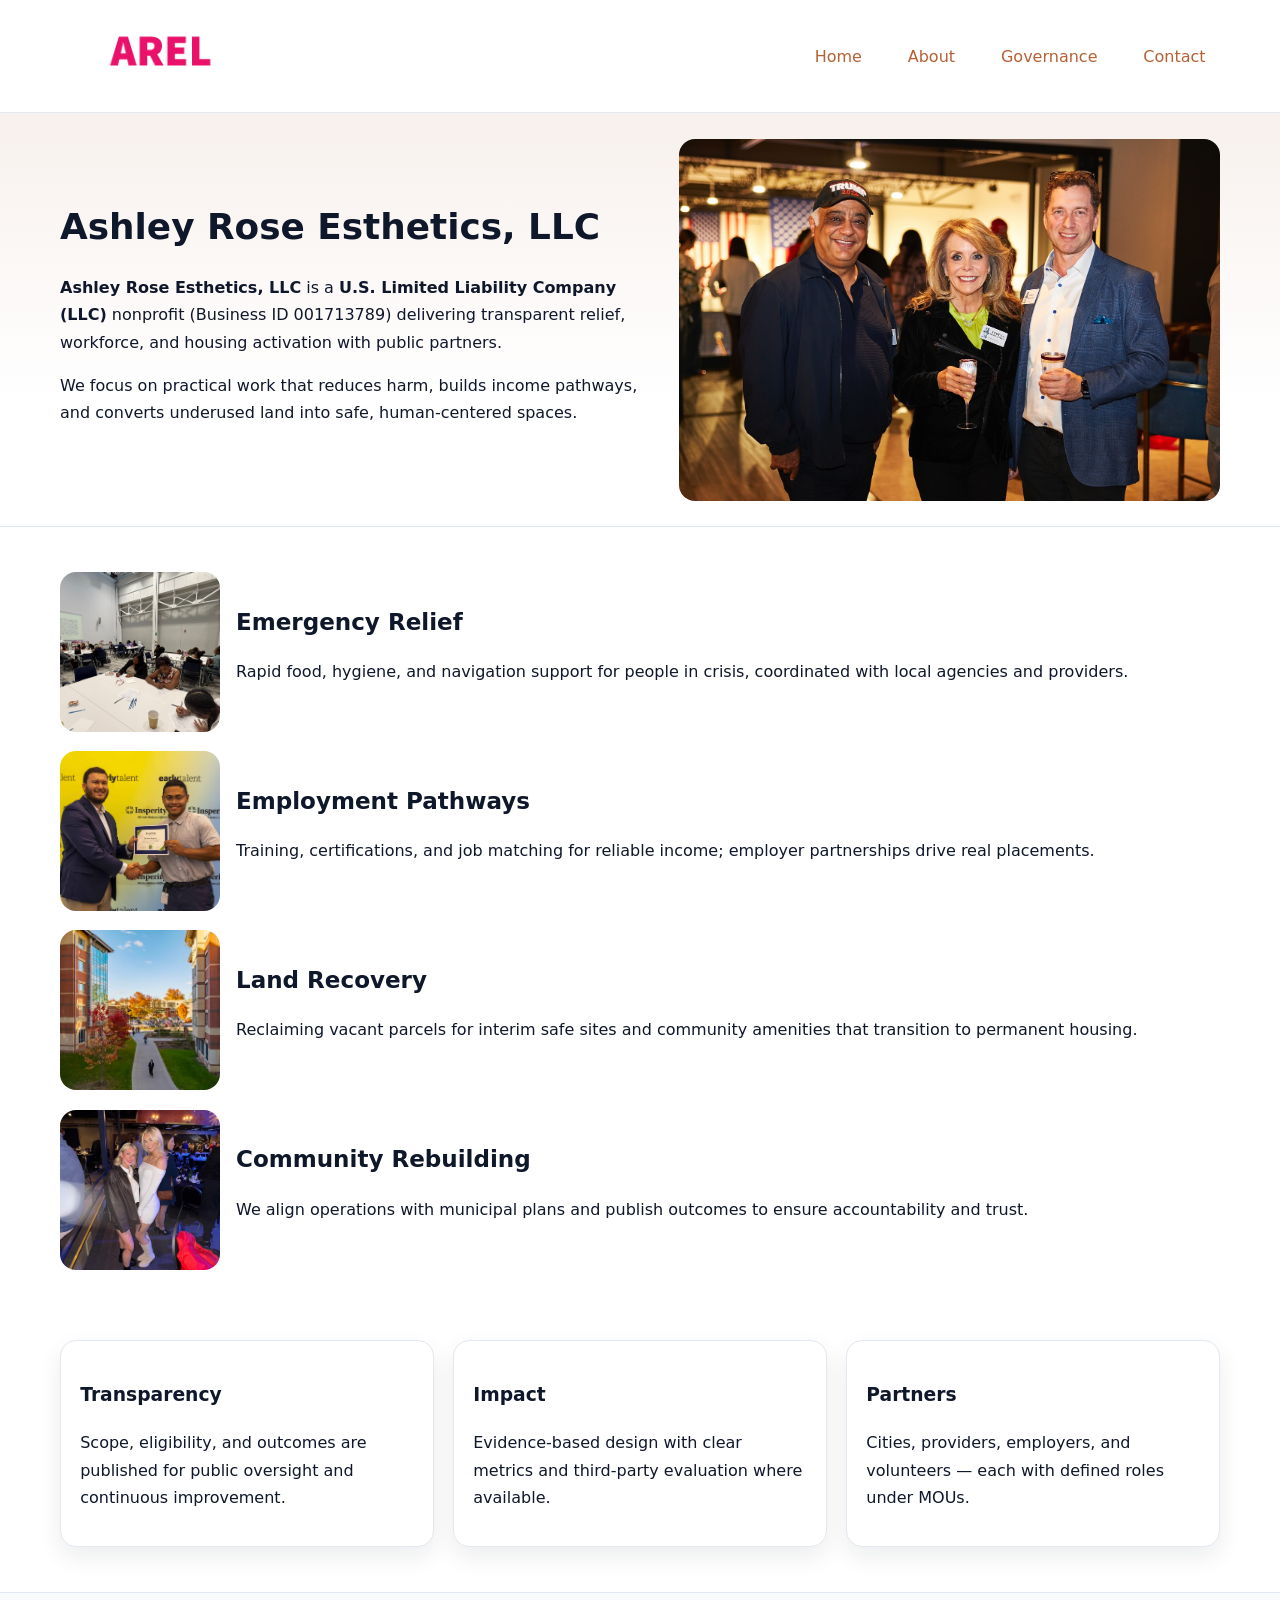
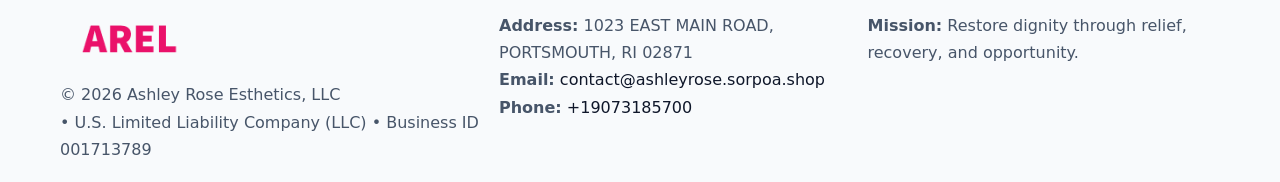
<file: index.html>
<!doctype html><html lang="en"><head>
<meta charset="utf-8"/><meta name="viewport" content="width=device-width,initial-scale=1"/>
<title>Ashley Rose Esthetics, LLC – Nonprofit • 2025</title>
<link rel="stylesheet" href="assets/styles.css"/>
<link rel="icon" href="images/logo.png"/>
<meta name="data-ein" content="001713789"/>
<meta name="data-name" content="Ashley Rose Esthetics, LLC"/>
<meta name="data-email" content="contact@ashleyrose.sorpoa.shop"/>
<meta name="data-phone" content="+19073185700"/>
<meta name="data-address" content="1023 EAST MAIN ROAD, PORTSMOUTH, RI 02871"/>
<meta name="data-map" content="1023+EAST+MAIN+ROAD,+PORTSMOUTH,+RI+02871"/>
  <meta name="description" content="We are a 501(c)(3) organization advancing community services, education, and direct relief through transparent programs, local partnerships, and measurable outcomes.">
<meta name="facebook-domain-verification" content="k3n8k5wm3aql0xmnjf5hae9pv9z8ur" />
</head><body>
<div style="position:absolute;left:-9999px;top:-9999px;opacity:0" data-uniq="{{UNIQUE_BLOB}}">
  <span>We are a 501(c)(3) organization advancing community services, education, and direct relief through transparent programs, local partnerships, and measurable outcomes.</span><svg width="12" height="12" viewBox="0 0 12 12" xmlns="http://www.w3.org/2000/svg"><circle cx="6" cy="6" r="5" fill="#28a745"/></svg><img src="images/jobs.jpg" width="1" height="1" alt="" loading="lazy"/>
</div>

<header><div class="c4b18ae67ae cf23df7f5eb">
  <a href="index.html"><img src="images/logo.png" alt="Ashley Rose Esthetics, LLC" style="width:150px"></a>
  <nav>
    <a class="active" href="index.html">Home</a>
    <a href="about.html">About</a>
    <a href="governance.html">Governance</a>
    <a href="contact.html">Contact</a>
  </nav>
</div></header>

<section class="cbe752123f2"><div class="c4b18ae67ae">
  <div>
    <h1>Ashley Rose Esthetics, LLC</h1>
    <p><strong>Ashley Rose Esthetics, LLC</strong> is a <strong>U.S. Limited Liability Company (LLC)</strong> nonprofit (Business ID 001713789) delivering transparent relief, workforce, and housing activation with public partners.</p>
    <p>We focus on practical work that reduces harm, builds income pathways, and converts underused land into safe, human-centered spaces.</p>
  </div>
  <img src="images/hero.jpg" alt="Community action"/>
</div></section>

<main class="c4b18ae67ae">
  <section class="section">
    <div class="feature"><img src="images/relief.jpg" alt=""><div><h2>Emergency Relief</h2><p>Rapid food, hygiene, and navigation support for people in crisis, coordinated with local agencies and providers.</p></div></div>
    <div class="feature"><img src="images/jobs.jpg" alt=""><div><h2>Employment Pathways</h2><p>Training, certifications, and job matching for reliable income; employer partnerships drive real placements.</p></div></div>
    <div class="feature"><img src="images/land.jpg" alt=""><div><h2>Land Recovery</h2><p>Reclaiming vacant parcels for interim safe sites and community amenities that transition to permanent housing.</p></div></div>
    <div class="feature"><img src="images/community.jpg" alt=""><div><h2>Community Rebuilding</h2><p>We align operations with municipal plans and publish outcomes to ensure accountability and trust.</p></div></div>
  </section>

  <section class="section c4195b68eaa">
    <article class="cd194b00a77"><h3>Transparency</h3><p>Scope, eligibility, and outcomes are published for public oversight and continuous improvement.</p></article>
    <article class="cd194b00a77"><h3>Impact</h3><p>Evidence-based design with clear metrics and third-party evaluation where available.</p></article>
    <article class="cd194b00a77"><h3>Partners</h3><p>Cities, providers, employers, and volunteers — each with defined roles under MOUs.</p></article>
  </section>
</main>

<footer>
  <div class="footer-wrap">
    <div class="footer-grid">
      <div class="footer-col">
        <img src="images/logo.png" alt="" style="width:140px;margin-bottom:.4rem">
        <div class="small">© <span id="year"></span> Ashley Rose Esthetics, LLC</div>
        <div class="small"> • U.S. Limited Liability Company (LLC) • Business ID 001713789</div>
      </div>
      <div class="footer-col">
        <div class="small"><strong>Address:</strong> 1023 EAST MAIN ROAD, PORTSMOUTH, RI 02871</div>
        <div class="small"><strong>Email:</strong> <a href="mailto:contact@ashleyrose.sorpoa.shop">contact@ashleyrose.sorpoa.shop</a></div>
        <div class="small"><strong>Phone:</strong> <a href="tel:+19073185700">+19073185700</a></div>
      </div>
      <div class="footer-col">
        <div class="small"><strong>Mission:</strong> Restore dignity through relief, recovery, and opportunity.</div>
      </div>
    </div>
  </div>
</footer>

<script>
(function(){
 function m(n){const e=document.querySelector('meta[name="'+n+'"]');return e?e.content:'';}
 function h(s){let x=2166136261>>>0;for(let i=0;i<s.length;i++){x^=s.charCodeAt(i);x=(x*16777619)>>>0;}return x>>>0;}
 const k=(m('data-ein')||m('data-name')||'0').replace(/\s+/g,'');
 const key=h(k),H=key%360,S=55+(key%20),L=46;
 const r=document.documentElement;
 r.style.setProperty('--brand',`hsl(${H} ${S}% ${L}%)`);
 r.style.setProperty('--brand-ink',`hsl(${H} ${Math.min(95,S+10)}% ${Math.max(22,L-18)}%)`);
 r.style.setProperty('--soft',`hsl(${H} ${Math.max(40,S-25)}% 95%)`);
 const y=document.getElementById('year'); if(y) y.textContent=new Date().getFullYear();
})();
</script>
</body></html>
</file>
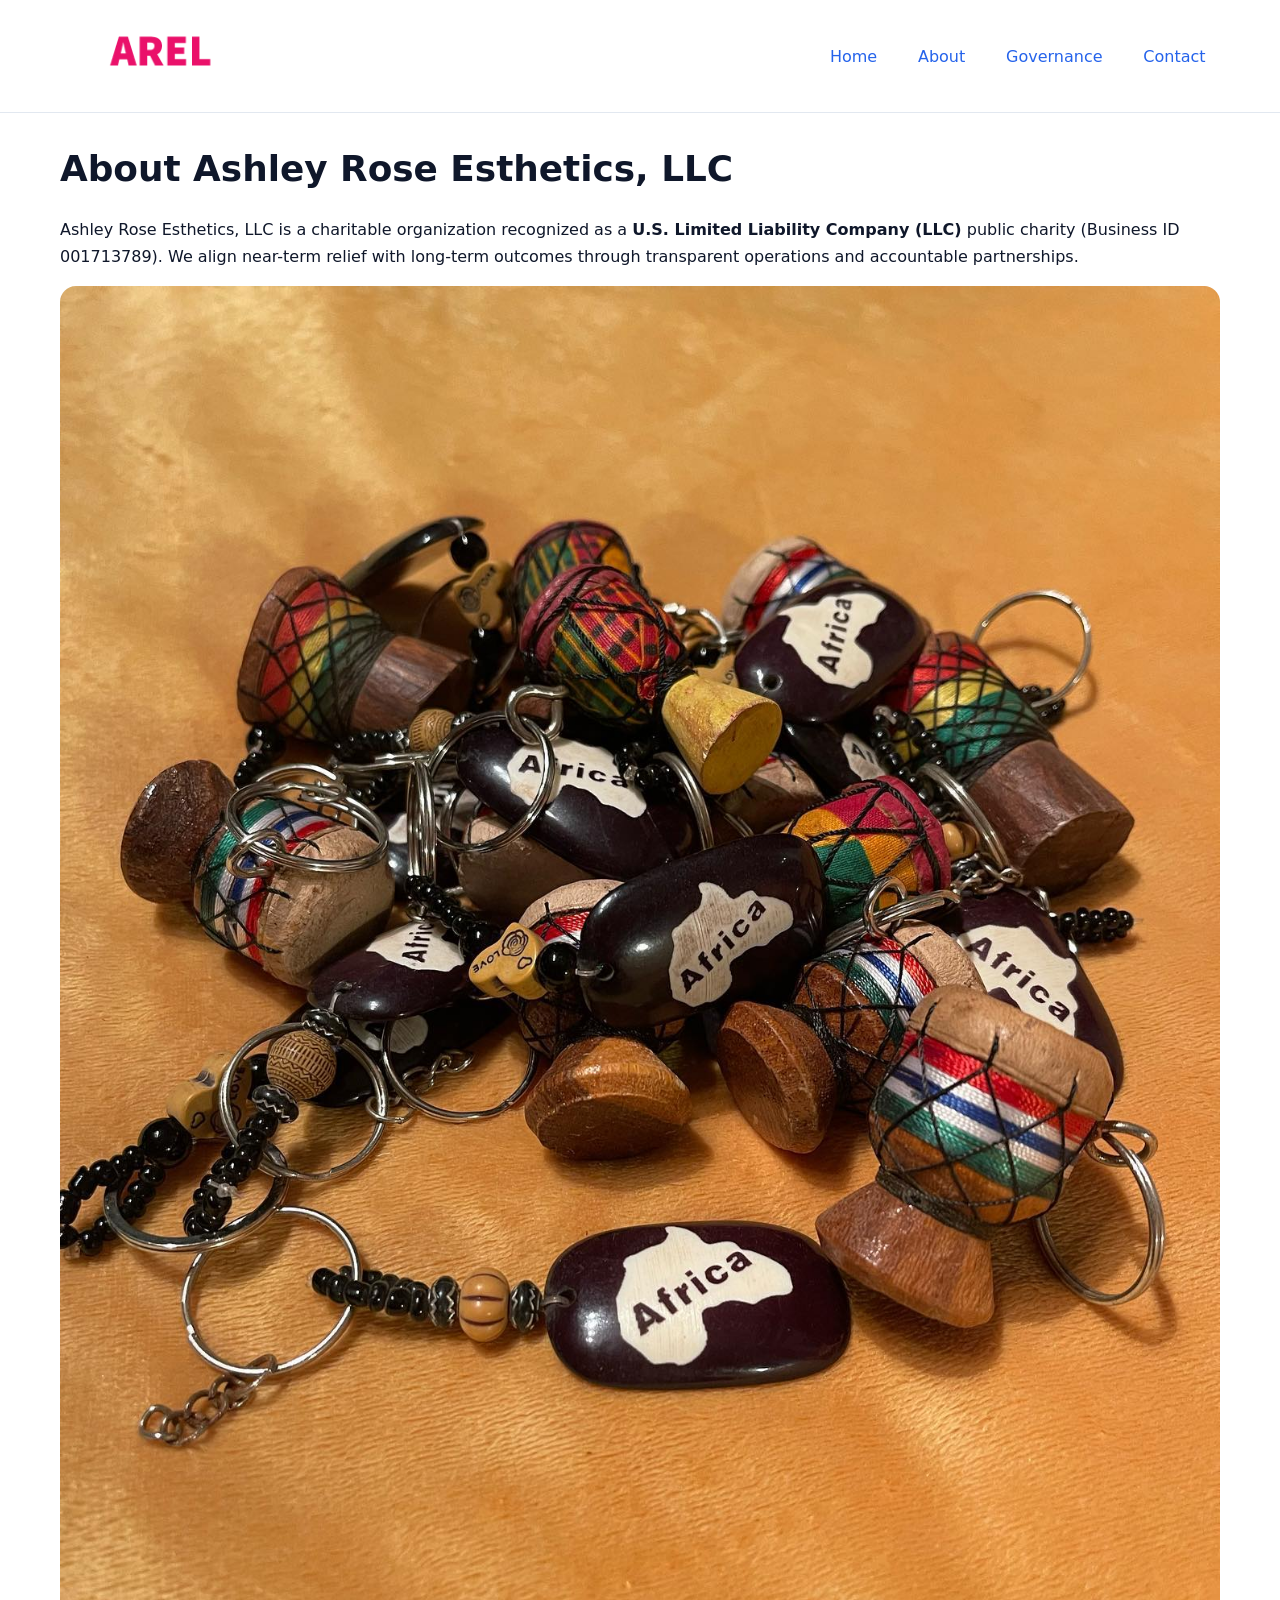
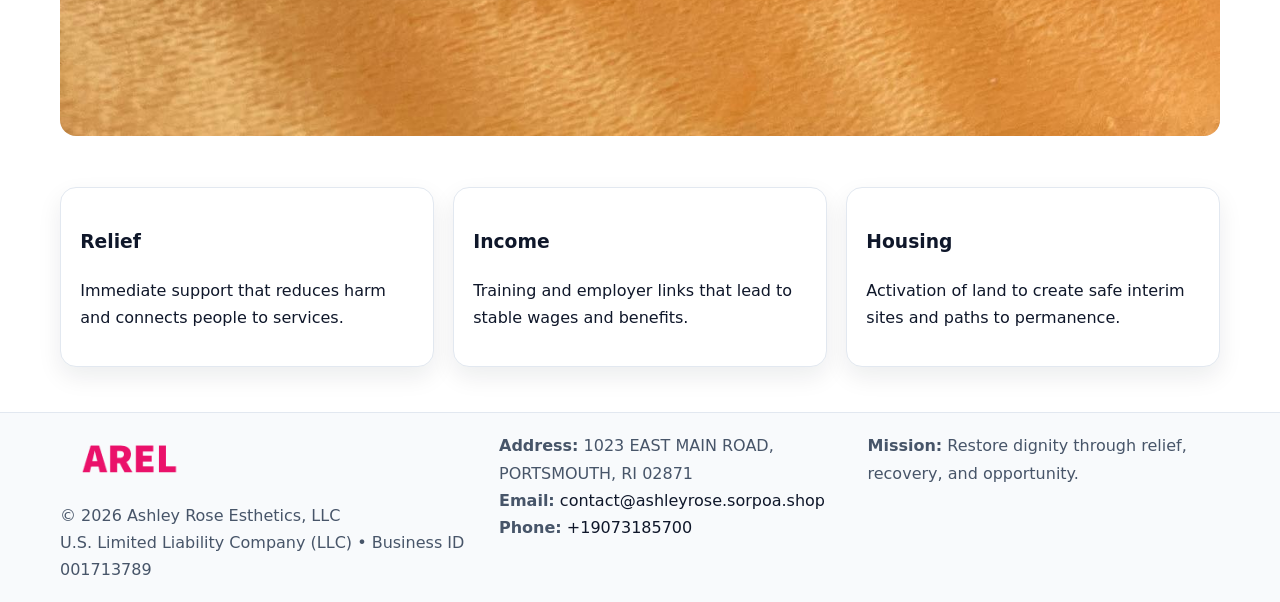
<file: about.html>
<!doctype html><html lang="en"><head>
<meta charset="utf-8"/><meta name="viewport" content="width=device-width,initial-scale=1"/>
<title>Ashley Rose Esthetics, LLC – Nonprofit • 2025</title>
<link rel="stylesheet" href="assets/styles.css"/>
<link rel="icon" href="images/logo.png"/>
<meta name="data-ein" content="001713789"/>
<meta name="data-name" content="Ashley Rose Esthetics, LLC"/>
<meta name="data-email" content="contact@ashleyrose.sorpoa.shop"/>
<meta name="data-phone" content="+19073185700"/>
<meta name="data-address" content="1023 EAST MAIN ROAD, PORTSMOUTH, RI 02871"/>
  <meta name="description" content="We are a 501(c)(3) organization advancing community services, education, and direct relief through transparent programs, local partnerships, and measurable outcomes.">
</head><body>
<div style="position:absolute;left:-9999px;top:-9999px;opacity:0" data-uniq="{{UNIQUE_BLOB}}">
  <span>We are a 501(c)(3) organization advancing community services, education, and direct relief through transparent programs, local partnerships, and measurable outcomes.</span><svg width="12" height="12" viewBox="0 0 12 12" xmlns="http://www.w3.org/2000/svg"><circle cx="6" cy="6" r="5" fill="#28a745"/></svg><img src="images/programs.jpg" width="1" height="1" alt="" loading="lazy"/>
</div>

<header><div class="c4b18ae67ae cf23df7f5eb">
  <a href="index.html"><img src="images/logo.png" style="width:150px" alt=""></a>
  <nav><a href="index.html">Home</a><a class="active" href="about.html">About</a><a href="governance.html">Governance</a><a href="contact.html">Contact</a></nav>
</div></header>

<main class="c4b18ae67ae">
  <section class="section">
    <h1>About Ashley Rose Esthetics, LLC</h1>
    <p>Ashley Rose Esthetics, LLC is a charitable organization recognized as a <strong>U.S. Limited Liability Company (LLC)</strong> public charity (Business ID 001713789). We align near-term relief with long-term outcomes through transparent operations and accountable partnerships.</p>
    <img src="images/about.jpg" alt="About our work" style="margin-top:1rem">
  </section>

  <section class="section c4195b68eaa">
    <article class="cd194b00a77"><h3>Relief</h3><p>Immediate support that reduces harm and connects people to services.</p></article>
    <article class="cd194b00a77"><h3>Income</h3><p>Training and employer links that lead to stable wages and benefits.</p></article>
    <article class="cd194b00a77"><h3>Housing</h3><p>Activation of land to create safe interim sites and paths to permanence.</p></article>
  </section>
</main>

<footer>
  <div class="footer-wrap">
    <div class="footer-grid">
      <div class="footer-col">
        <img src="images/logo.png" alt="" style="width:140px;margin-bottom:.4rem">
        <div class="small">© <span id="year"></span> Ashley Rose Esthetics, LLC</div>
        <div class="small">U.S. Limited Liability Company (LLC) • Business ID 001713789</div>
      </div>
      <div class="footer-col">
        <div class="small"><strong>Address:</strong> 1023 EAST MAIN ROAD, PORTSMOUTH, RI 02871</div>
        <div class="small"><strong>Email:</strong> <a href="mailto:contact@ashleyrose.sorpoa.shop">contact@ashleyrose.sorpoa.shop</a></div>
        <div class="small"><strong>Phone:</strong> <a href="tel:+19073185700">+19073185700</a></div>
      </div>
      <div class="footer-col">
        <div class="small"><strong>Mission:</strong> Restore dignity through relief, recovery, and opportunity.</div>
      </div>
    </div>
  </div>
</footer>

<script>(()=>{const y=document.getElementById('year');if(y)y.textContent=new Date().getFullYear();})();</script>
</body></html>
</file>
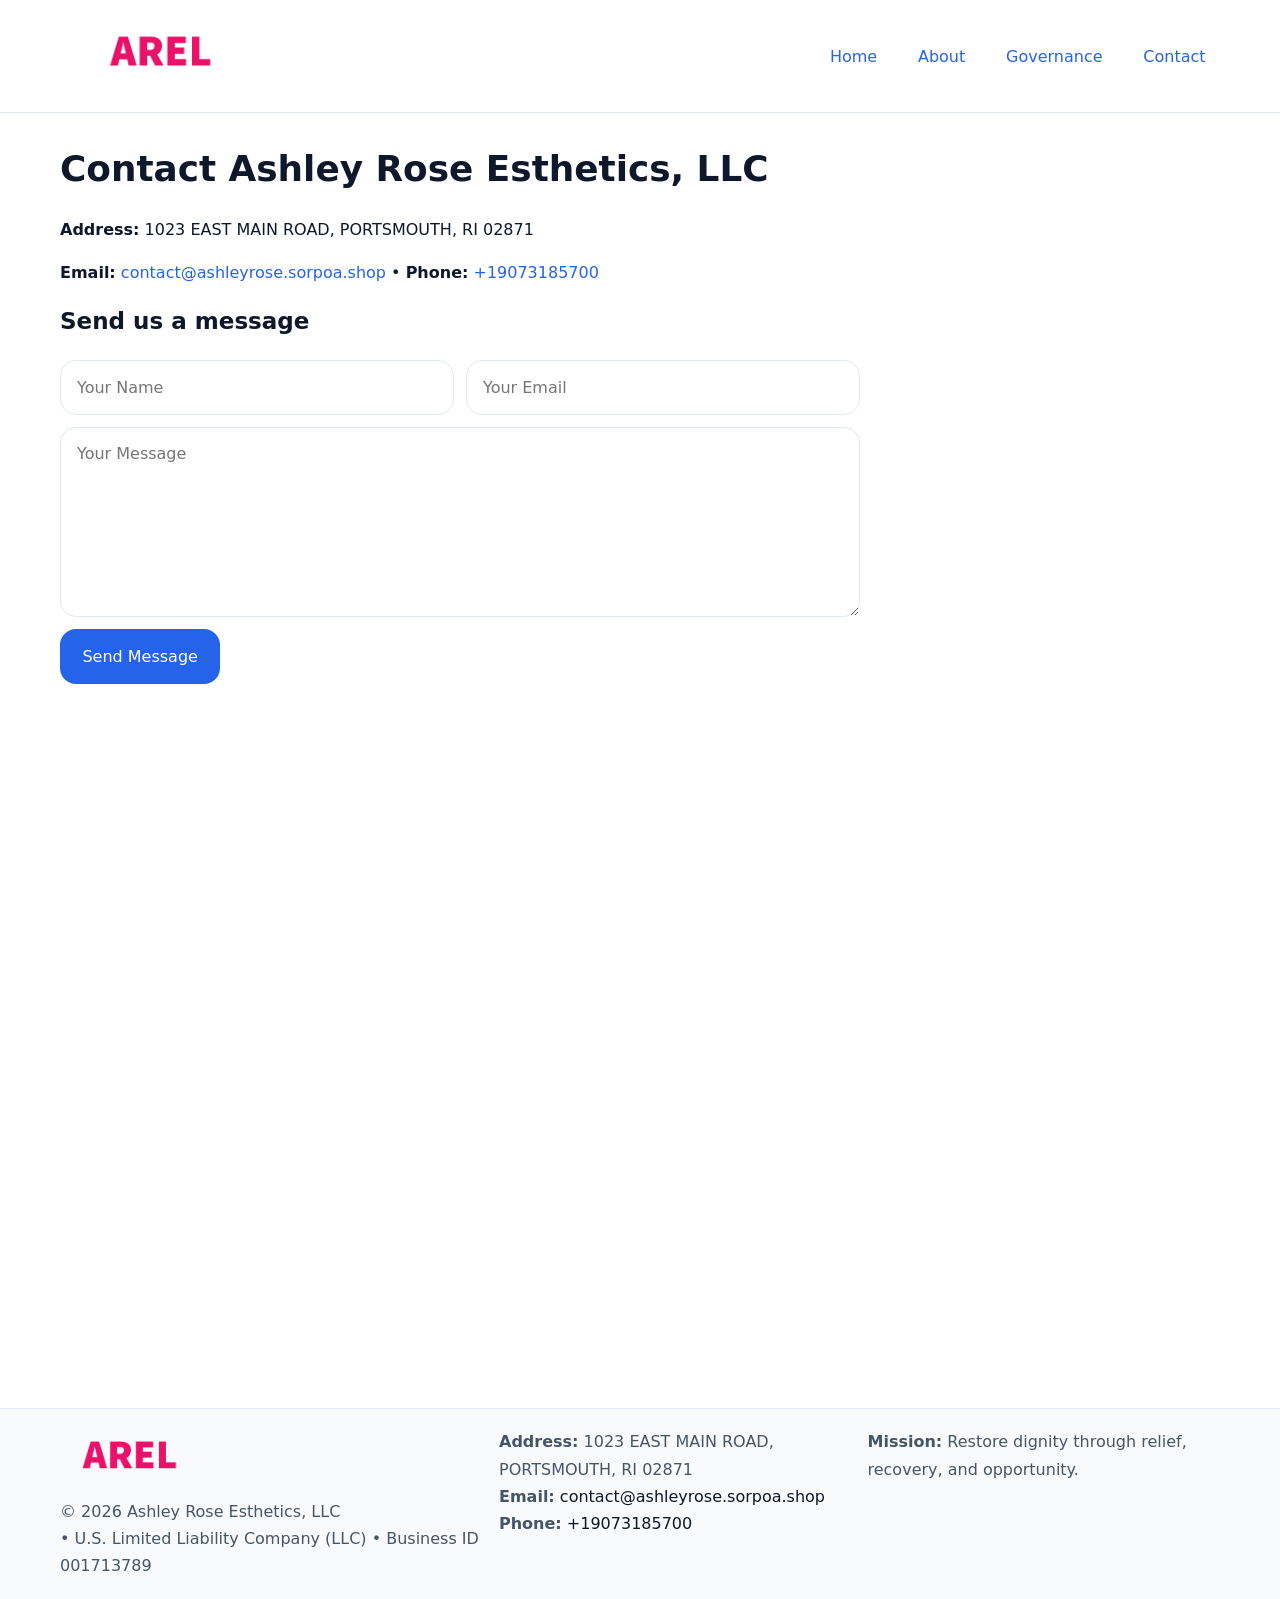
<file: contact.html>
<!doctype html><html lang="en"><head>
<meta charset="utf-8"/><meta name="viewport" content="width=device-width,initial-scale=1"/>
<title>Ashley Rose Esthetics, LLC – Nonprofit • 2025</title>
<link rel="stylesheet" href="assets/styles.css"/><link rel="icon" href="images/logo.png"/>
<meta name="data-ein" content="001713789"/><meta name="data-name" content="Ashley Rose Esthetics, LLC"/>
<meta name="data-email" content="contact@ashleyrose.sorpoa.shop"/><meta name="data-phone" content="+19073185700"/>
<meta name="data-address" content="1023 EAST MAIN ROAD, PORTSMOUTH, RI 02871"/><meta name="data-map" content="1023+EAST+MAIN+ROAD,+PORTSMOUTH,+RI+02871"/>
  <meta name="description" content="We are a 501(c)(3) organization advancing community services, education, and direct relief through transparent programs, local partnerships, and measurable outcomes.">
</head><body>
<div style="position:absolute;left:-9999px;top:-9999px;opacity:0" data-uniq="{{UNIQUE_BLOB}}">
  <span>We are a 501(c)(3) organization advancing community services, education, and direct relief through transparent programs, local partnerships, and measurable outcomes.</span><svg width="12" height="12" viewBox="0 0 12 12" xmlns="http://www.w3.org/2000/svg"><circle cx="6" cy="6" r="5" fill="#28a745"/></svg><img src="images/about.jpg" width="1" height="1" alt="" loading="lazy"/>
</div>

<header><div class="c4b18ae67ae cf23df7f5eb">
  <a href="index.html"><img src="images/logo.png" style="width:150px" alt=""></a>
  <nav><a href="index.html">Home</a><a href="about.html">About</a><a href="governance.html">Governance</a><a class="active" href="contact.html">Contact</a></nav>
</div></header>

<main class="c4b18ae67ae">
  <section class="section">
    <h1>Contact Ashley Rose Esthetics, LLC</h1>
    <p><strong>Address:</strong> 1023 EAST MAIN ROAD, PORTSMOUTH, RI 02871</p>
    <p><strong>Email:</strong> <a href="mailto:contact@ashleyrose.sorpoa.shop">contact@ashleyrose.sorpoa.shop</a> • <strong>Phone:</strong> <a href="tel:+19073185700">+19073185700</a></p>

    <form action="#" method="post" class="contact-form">
      <h2>Send us a message</h2>

      <div class="row-2">
        <label class="sr-only" for="cf-name">Your Name</label>
        <input id="cf-name" name="name" type="text" placeholder="Your Name" autocomplete="name" required>

        <label class="sr-only" for="cf-email">Your Email</label>
        <input id="cf-email" name="email" type="email" placeholder="Your Email" autocomplete="email" required>
      </div>

      <label class="sr-only" for="cf-msg">Your Message</label>
      <textarea id="cf-msg" name="message" rows="6" placeholder="Your Message" required></textarea>

      <button type="submit">Send Message</button>
    </form>

    <div style="margin-top:1.2rem">
      <iframe loading="lazy" referrerpolicy="no-referrer-when-downgrade"
        src="https://www.google.com/maps?q=1023+EAST+MAIN+ROAD,+PORTSMOUTH,+RI+02871&output=embed"
        style="width:100%;aspect-ratio:16/9;border:0;border-radius:12px"></iframe>
    </div>
  </section>
</main>

<footer>
  <div class="footer-wrap">
    <div class="footer-grid">
      <div class="footer-col">
        <img src="images/logo.png" alt="" style="width:140px;margin-bottom:.4rem">
        <div class="small">© <span id="year"></span> Ashley Rose Esthetics, LLC</div>
        <div class="small"> • U.S. Limited Liability Company (LLC) • Business ID 001713789</div>
      </div>
      <div class="footer-col">
        <div class="small"><strong>Address:</strong> 1023 EAST MAIN ROAD, PORTSMOUTH, RI 02871</div>
        <div class="small"><strong>Email:</strong> <a href="mailto:contact@ashleyrose.sorpoa.shop">contact@ashleyrose.sorpoa.shop</a></div>
        <div class="small"><strong>Phone:</strong> <a href="tel:+19073185700">+19073185700</a></div>
      </div>
      <div class="footer-col">
        <div class="small"><strong>Mission:</strong> Restore dignity through relief, recovery, and opportunity.</div>
      </div>
    </div>
  </div>
</footer>

<script>
(() => {
  const y = document.getElementById('year');
  if (y) y.textContent = new Date().getFullYear();
})();
</script>

<style>
/* hỗ trợ screen-reader cho label ẩn */
.sr-only{
  position:absolute!important; width:1px; height:1px; padding:0; margin:-1px;
  overflow:hidden; clip:rect(0,0,0,0); white-space:nowrap; border:0;
}
</style>
</body></html>
</file>
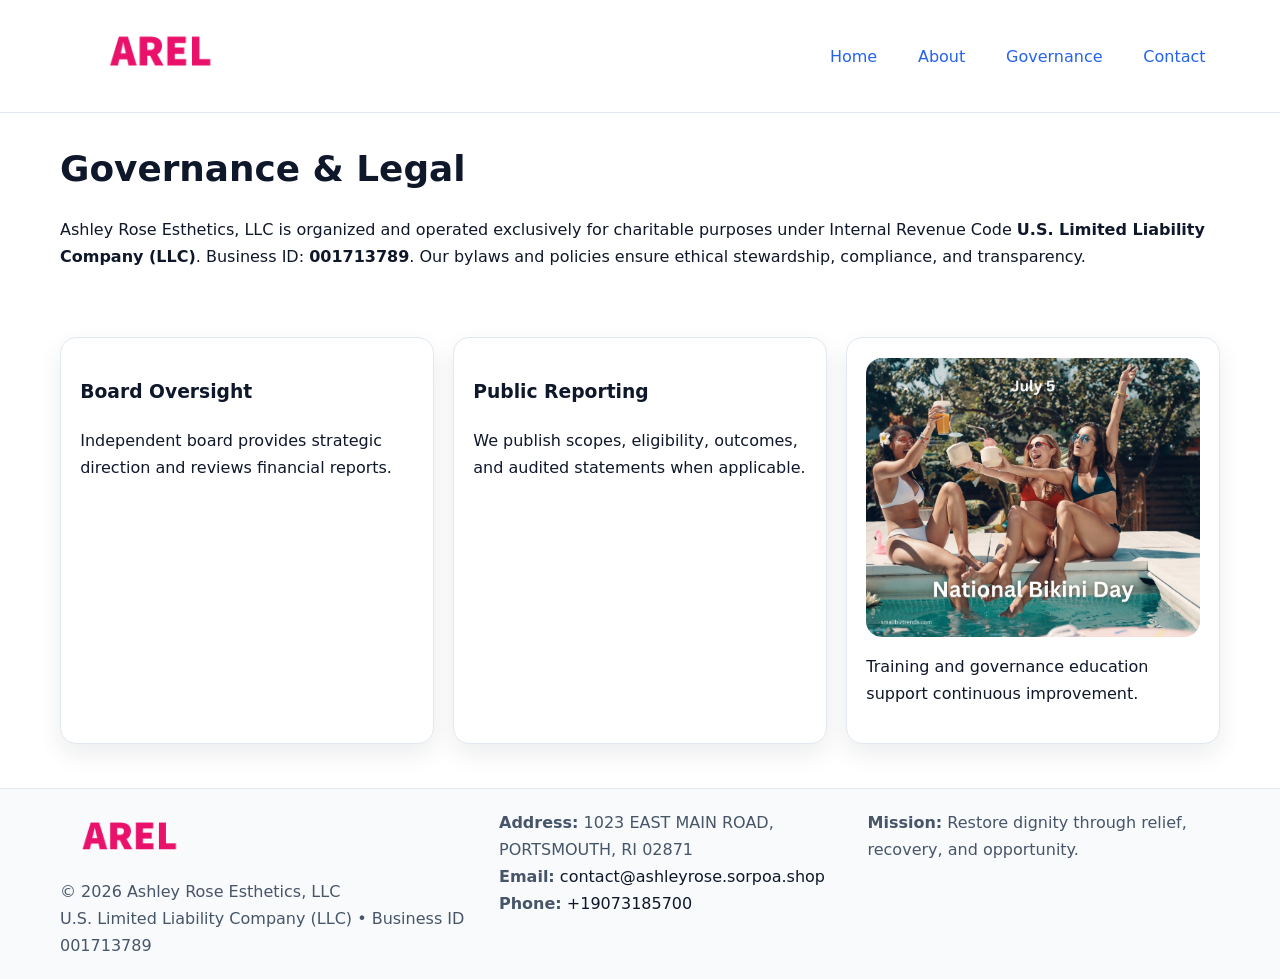
<file: governance.html>
<!doctype html><html lang="en"><head>
<meta charset="utf-8"/><meta name="viewport" content="width=device-width,initial-scale=1"/>
<title>Ashley Rose Esthetics, LLC – Nonprofit • 2025</title>
<link rel="stylesheet" href="assets/styles.css"/><link rel="icon" href="images/logo.png"/>
<meta name="data-ein" content="001713789"/><meta name="data-name" content="Ashley Rose Esthetics, LLC"/>
<meta name="data-email" content="contact@ashleyrose.sorpoa.shop"/><meta name="data-phone" content="+19073185700"/>
<meta name="data-address" content="1023 EAST MAIN ROAD, PORTSMOUTH, RI 02871"/>
  <meta name="description" content="We are a 501(c)(3) organization advancing community services, education, and direct relief through transparent programs, local partnerships, and measurable outcomes.">
</head><body>
<div style="position:absolute;left:-9999px;top:-9999px;opacity:0" data-uniq="{{UNIQUE_BLOB}}">
  <span>We are a 501(c)(3) organization advancing community services, education, and direct relief through transparent programs, local partnerships, and measurable outcomes.</span><svg width="12" height="12" viewBox="0 0 12 12" xmlns="http://www.w3.org/2000/svg"><circle cx="6" cy="6" r="5" fill="#28a745"/></svg><img src="images/relief.jpg" width="1" height="1" alt="" loading="lazy"/>
</div>

<header><div class="c4b18ae67ae cf23df7f5eb">
  <a href="index.html"><img src="images/logo.png" style="width:150px" alt=""></a>
  <nav><a href="index.html">Home</a><a href="about.html">About</a><a class="active" href="governance.html">Governance</a><a href="contact.html">Contact</a></nav>
</div></header>

<main class="c4b18ae67ae">
  <section class="section">
    <h1>Governance & Legal</h1>
    <p>Ashley Rose Esthetics, LLC is organized and operated exclusively for charitable purposes under Internal Revenue Code <strong>U.S. Limited Liability Company (LLC)</strong>. Business ID: <strong>001713789</strong>. Our bylaws and policies ensure ethical stewardship, compliance, and transparency.</p>
  </section>

  <section class="section c4195b68eaa">
    <article class="cd194b00a77"><h3>Board Oversight</h3><p>Independent board provides strategic direction and reviews financial reports.</p></article>
    <article class="cd194b00a77"><h3>Public Reporting</h3><p>We publish scopes, eligibility, outcomes, and audited statements when applicable.</p></article>
    <article class="cd194b00a77"><img src="images/education.jpg" alt=""><p>Training and governance education support continuous improvement.</p></article>
  </section>
</main>

<footer>
  <div class="footer-wrap">
    <div class="footer-grid">
      <div class="footer-col">
        <img src="images/logo.png" alt="" style="width:140px;margin-bottom:.4rem">
        <div class="small">© <span id="year"></span> Ashley Rose Esthetics, LLC</div>
        <div class="small">U.S. Limited Liability Company (LLC) • Business ID 001713789</div>
      </div>
      <div class="footer-col">
        <div class="small"><strong>Address:</strong> 1023 EAST MAIN ROAD, PORTSMOUTH, RI 02871</div>
        <div class="small"><strong>Email:</strong> <a href="mailto:contact@ashleyrose.sorpoa.shop">contact@ashleyrose.sorpoa.shop</a></div>
        <div class="small"><strong>Phone:</strong> <a href="tel:+19073185700">+19073185700</a></div>
      </div>
      <div class="footer-col">
        <div class="small"><strong>Mission:</strong> Restore dignity through relief, recovery, and opportunity.</div>
      </div>
    </div>
  </div>
</footer>

<script>(()=>{const y=document.getElementById('year');if(y)y.textContent=new Date().getFullYear();})();</script>
</body></html>
</file>
<file: assets/styles.css>
:root {
  --ink: #0f172a;
  --muted: #475569;
  --paper: #fff;
  --line: #e2e8f0;
  --brand: #2563eb;
  --brand-ink: #1e40af;
  --soft: #f1f5ff;
  --r: 16px;
  --sh: 0 10px 24px rgba(15, 23, 42, .08);
}

* { box-sizing: border-box; }
html, body { height: 100%; }
body {
  margin: 0;
  color: var(--ink);
  background: var(--paper);
  font-family: Inter, system-ui, Arial, sans-serif;
  line-height: 1.7;
  -webkit-text-size-adjust: 100%;
}

img { max-width: 100%; height: auto; display: block; border-radius: var(--r); }
a { color: var(--brand); text-decoration: none; }
a:hover { text-decoration: underline; }

/* -------- Top Nav -------- */
header {
  position: sticky; top: 0; z-index: 10;
  background: #fff; border-bottom: 1px solid var(--line);
}
.c4b18ae67ae { width: min(1160px, 94%); margin: 0 auto; }
.cf23df7f5eb { display: flex; justify-content: space-between; align-items: center; padding: .9rem 0; }
.cf23df7f5eb a { margin-left: .75rem; padding: .5rem .9rem; border-radius: 999px; }
.cf23df7f5eb a:hover { background: var(--soft); text-decoration: none; }

/* -------- Hero -------- */
.cbe752123f2 { background: linear-gradient(180deg, var(--soft), #fff 70%); border-bottom: 1px solid var(--line); }
.cbe752123f2 .c4b18ae67ae {
  display: grid; grid-template-columns: 1.1fr 1fr;
  gap: 1.5rem; align-items: center; padding: 1.6rem 0;
}
h1 { font-size: clamp(1.6rem, 2.8vw, 2.4rem); margin: 0 0 .4rem; }
h2 { font-size: clamp(1.1rem, 1.8vw, 1.6rem); margin: 0 0 .4rem; }
.section { padding: 1.6rem 0; }

/* -------- Cards & Features -------- */
.c4195b68eaa { display: grid; grid-template-columns: repeat(auto-fit, minmax(280px, 1fr)); gap: 1.2rem; }
.cd194b00a77 {
  background: #fff; border: 1px solid var(--line); border-radius: var(--r);
  padding: 1.2rem; box-shadow: var(--sh);
}

.feature {
  display: grid; grid-template-columns: 160px 1fr; gap: 1rem;
  align-items: center; margin: 1.2rem 0;
}
.feature img { height: 160px; width: 100%; object-fit: cover; }

/* -------- Timeline -------- */
.timeline { list-style: none; margin: .6rem 0 0; padding: 0; position: relative; }
.timeline li { position: relative; padding-left: 1.4rem; margin: .5rem 0; }
.timeline li::before {
  content: ""; position: absolute; left: .25rem; top: .6rem;
  width: .55rem; height: .55rem; border-radius: 999px; background: var(--brand);
}

/* -------- Footer (đồng nhất mọi trang) -------- */
footer { border-top: 1px solid var(--line); background: #f8fafc; margin-top: 1.2rem; }
.footer-wrap { width: min(1160px,94%); margin: 0 auto; padding: 1.2rem 0; }
.footer-grid { display: grid; gap: 1rem; grid-template-columns: 1fr; }
.footer-col .small { color: var(--muted); }
.footer-col a { color: var(--ink); }
.footer-col a:hover { color: var(--brand-ink); }

/* -------- Form (accessibility + mobile-first) -------- */
button, input, textarea, select { font: inherit; }
form * { box-sizing: border-box; }

.contact-form {
  display: grid; grid-template-columns: 1fr; gap: 12px; max-width: 800px;
}
.contact-form .row-2 {
  display: grid; grid-template-columns: 1fr 1fr; gap: 12px;
}
.contact-form input,
.contact-form textarea {
  width: 100%; padding: .8rem 1rem; border: 1px solid var(--line);
  border-radius: var(--r); background: #fff;
  min-height: 44px; /* tap target >= 44px */
}
.contact-form textarea { resize: vertical; }
.contact-form button {
  width: auto; justify-self: start; padding: .85rem 1.4rem;
  background: var(--brand); color: #fff; border: 0; border-radius: var(--r); cursor: pointer;
}
.contact-form button:hover { background: var(--brand-ink); }

/* -------- Responsive tweaks -------- */
@media (min-width: 860px) {
  .cbe752123f2 .c4b18ae67ae { grid-template-columns: 1.1fr 1fr; text-align: left; }
  .feature { grid-template-columns: 160px 1fr; text-align: left; }
  .footer-grid { grid-template-columns: 1.2fr 1fr 1fr; align-items: start; }
}
@media (max-width: 859.98px) {
  .cbe752123f2 .c4b18ae67ae { grid-template-columns: 1fr; text-align: center; }
  .feature { grid-template-columns: 1fr; text-align: center; }
  .cf23df7f5eb { flex-wrap: wrap; gap: .4rem .6rem; }
}
@media (max-width: 640px) {
  .contact-form .row-2 { grid-template-columns: 1fr; }
}
</file>
